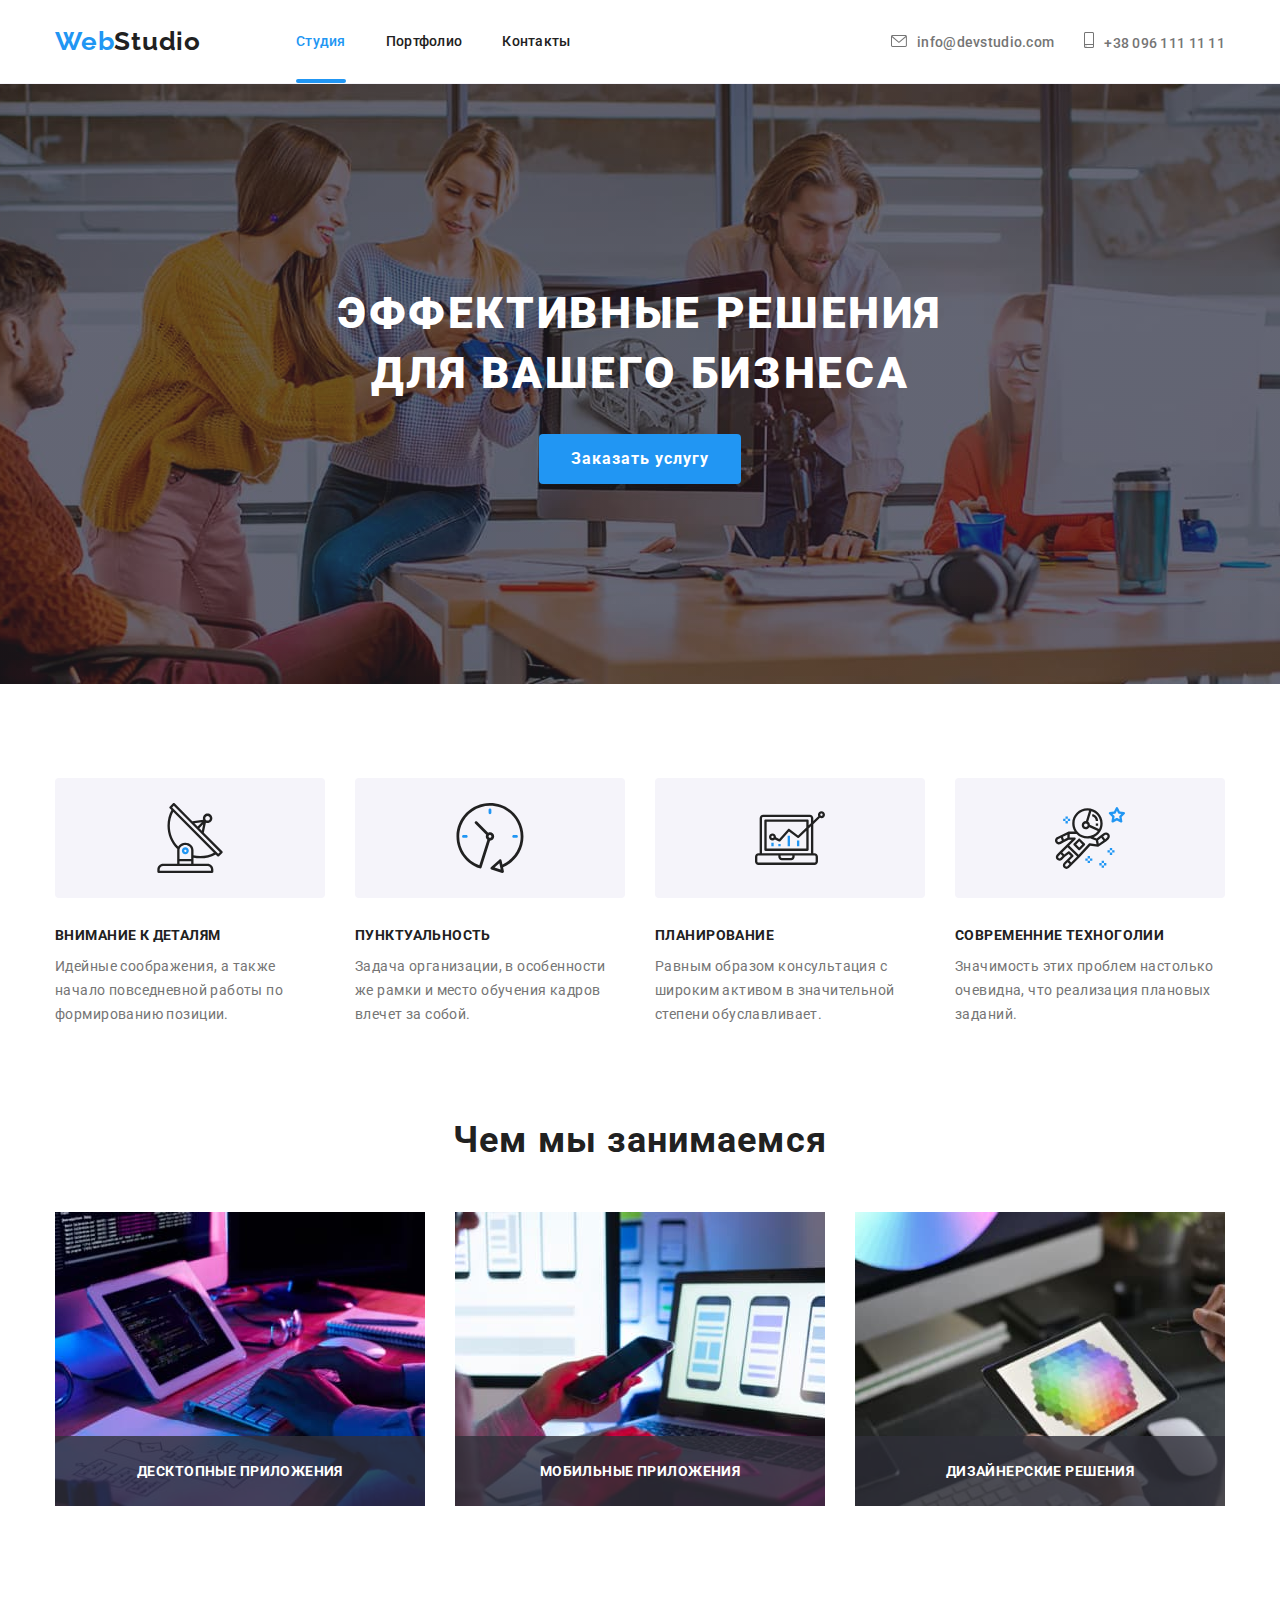
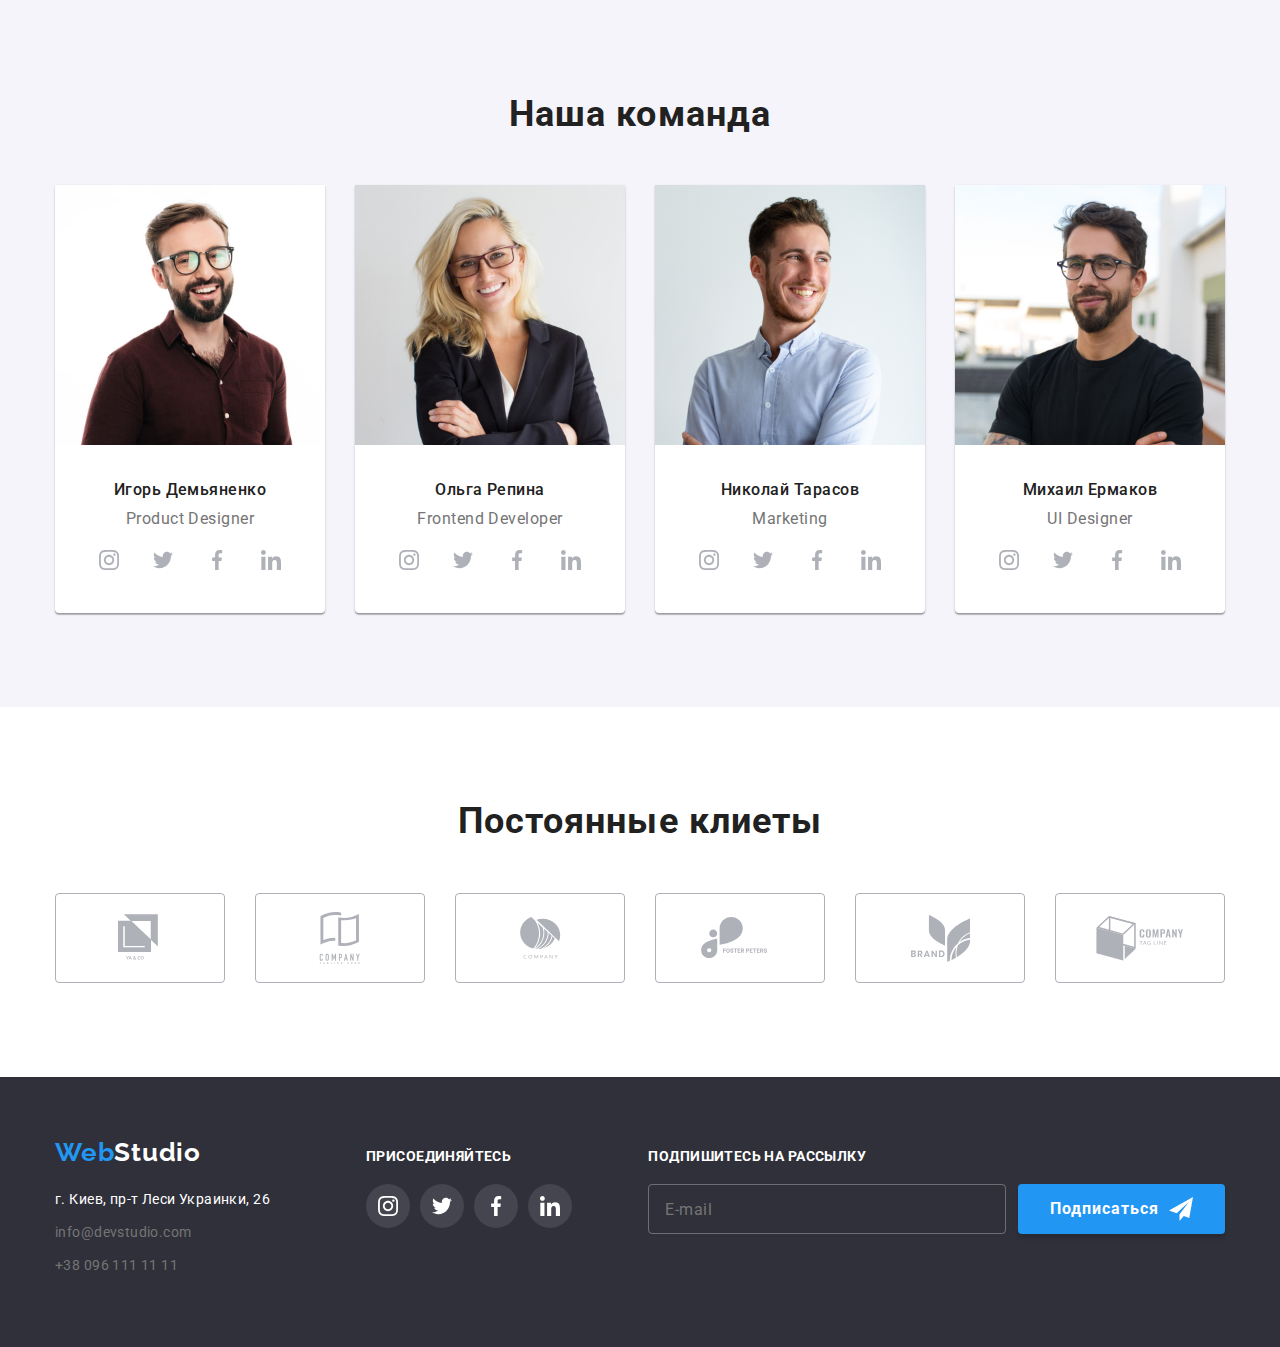
<file: index.html>
<!DOCTYPE html>
<html lang="ru">
  <head>
    <meta charset="UTF-8" />
    <meta name="viewport" content="width=device-width, initial-scale=1.0" />
    <title>WebStudio</title>
    <link rel="stylesheet" href="https://cdnjs.cloudflare.com/ajax/libs/modern-normalize/1.0.0/modern-normalize.min.css">
    <link rel="preconnect" href="https://fonts.gstatic.com"> 
    <link rel="preconnect" href="https://fonts.gstatic.com"> 
    <link href="https://fonts.googleapis.com/css2?family=Raleway:wght@700&family=Roboto:wght@400;500;700;900&display=swap" rel="stylesheet">
    <link rel="stylesheet" href="./css/styles.css">
  </head>

  <body>
    <!--Шапка сайта-->
    <header class="page-header">
      <div class="head">
        <nav class="navigation">
        <a class="logo-blue" href="./index.html">Web<span class="logo-black">Studio</span>
        </a>
            <ul class="site-nav">
              <li class="item">
                <a class="header-link current" href="./index.html">Студия</a>
              </li>
              <li class="item">
                <a class="header-link" href="./portfolio.html">Портфолио</a>
              </li>                
              <li class="item">
                <a class="header-link" href="#">Контакты</a>
              </li>
            </ul>
        </nav>

        <ul class="adrress-header">
            <li class="mail-link"><a class="adrress" href="mailto:info@example.com">
              <svg class="mail-svg" width="16px" height="12px">
                <use href="./images/symbol-defs.svg#envelope-2"></use>
              </svg>info@devstudio.com</a></li>
            <li class="mail-link"><a class="adrress" href="tel:+380991111111">
              <svg class="phone-svg" width="10" height="16">
                <use href="./images/symbol-defs.svg#smartphone"></use>
              </svg>+38 096 111 11 11</a></li>
        </ul>
      </div>
    </header>

    <main>

      <!--Герой-->
        <section class="hero">
          <div class="overlay">
            <div class="heading-container">
            <h1 class="hero-title">Эффективные решения для вашего бизнеса</h1>
            <button type="button" class="button" data-open-modal>Заказать услугу</button>
            </div>
        </div>
        </section>
      

      <!--Наши преимущества-->
      <section class="section">
        <div class="container">
          <h2 class="visually-hidden">Наши особенности</h2>
            <ul class="feature-list">
              <li class="feature-benefits icon-antenna">
                <div class="feature-svg">
                  <svg class="item-svg">
                    <use href="./images/symbol-defs.svg#antenna"></use>
                  </svg>
                </div>
                <h3 class="title">Внимание к деталям</h3>
                <p class="feature-list-description">
                Идейные соображения, а также начало повседневной работы по
                  формированию позиции.
                </p>
            </li>
            <li class="feature-benefits icon-clock">
              <div class="feature-svg">
                <svg class="item-svg">
                  <use href="./images/symbol-defs.svg#clock"></use>
                </svg>
              </div>
              <h3 class="title">Пунктуальность</h3>
              <p class="feature-list-description">
                Задача организации, в особенности же рамки и место обучения кадров
                влечет за собой.
              </p>
            </li>
            <li class="feature-benefits icon-diagrama">
              <div class="feature-svg">
                <svg class="item-svg">
                  <use href="./images/symbol-defs.svg#diagram"></use>
                </svg>
              </div>
              <h3 class="title">Планирование</h3>
              <p class="feature-list-description">
                Равным образом консультация с широким активом в значительной
                степени обуславливает.
              </p>
            </li>
            <li class="feature-benefits icon-astronaut">
              <div class="feature-svg">
                <svg class="item-svg">
                  <use href="./images/symbol-defs.svg#astronaut"></use>
                </svg>
              </div>
              <h3 class="title">Современние техноголии</h3>
              <p class="feature-list-description">
                Значимость этих проблем настолько очевидна, что реализация
                плановых заданий.
              </p>
            </li>
          </ul>
        </div>
      </section>

      <!--Чем мы занимаемся-->
      <section class="employment-section">
        <div class="container">
          <h2 class="employment-title">Чем мы занимаемся</h2>
          <ul class="employment">
            <li class="item">
              <div class="product-overlay">
                <img
                  src="./images/programer-working-his-desk-office.jpg"
                  alt="Фото програмиста работаючего в офисе"
                  width="370"
                />
                <div class="employment-overlay">
                <p class="employment-text">
                  Десктопные приложения
                </p>
                </div>
              </div>
            </li>
            <li class="item">
              <div class="product-overlay">
                <img
                  src="./images/designers-are-developing-application-smartphones.jpg"
                  alt="Фото разроботки интерфейса для приложения"
                  width="370"
                />
                <div class="employment-overlay">
                  <p class="employment-text">
                    Мобильные приложения
                  </p>
                </div>
              </div>
            </li>
            <li class="item">
              <div class="product-overlay">
                <img 
                src="./images/creative-artist-web-design-with-working-colour.jpg" 
                alt="Фото дизайнера подбирающего цвета на планшете" width="370"
                />
                <div class="employment-overlay">
                  <p class="employment-text">
                    Дизайнерские решения
                  </p>
                </div>
              </div>
            </li>
          </ul>
        </div>
      </section>

      <!--Наша команда-->
      <section class="team-section section">
        <div class="container">
          <h2 class="team-heading">Наша команда</h2>
            <ul class="team-list">
              <li class="team-card">
                <img class="card-face" src="./images/Igor.jpg"
                alt="Игорь Демьяненко" width="270"
                /> 
                <h3 class="person">Игорь Демьяненко</h3>
                <p class="duties">Product Designer</p>
                <ul class="social">
                  <li class="distance">
                  <a class="master-icon" href="https://www.instagram.com">
                    <svg class="icon-social" width="20px" height="20px"><use href="./images/symbol-defs.svg#instagram"></use>
                    </svg>
                </a>
                </li>
                <li class="distance">
                  <a class="master-icon" href="https://twitter.com">
                    <svg class="icon-social" width="20px" height="20px"><use href="./images/symbol-defs.svg#twitter"></use>
                    </svg>
                </a>
                </li>
                <li class="distance">
                  <a class="master-icon" href="https://www.facebook.com">
                    <svg class="icon-social" width="20px" height="20px"><use href="./images/symbol-defs.svg#facebook"></use>
                    </svg>
                </a>
                </li>
                <li class="distance">
                  <a class="master-icon" href="https://www.linkedin.com">
                    <svg class="icon-social" width="20px" height="20px"><use href="./images/symbol-defs.svg#linkedin"></use>
                    </svg>
                </a>
                </li>
                </ul>
              </li>
              <li class="team-card">
                <img class="card-face" src="./images/Olga.jpg"
                alt="Ольга Репина" width="270"
                /> 
                <h3 class="person">Ольга Репина</h3>
                <p class="duties">Frontend Developer</p>
                <ul class="social">
                  <li class="distance">
                  <a class="master-icon" href="https://www.instagram.com">
                    <svg class="icon-social" width="20px" height="20px"><use href="./images/symbol-defs.svg#instagram"></use>
                    </svg>
                </a>
                </li>
                <li class="distance">
                  <a class="master-icon" href="https://twitter.com">
                    <svg class="icon-social" width="20px" height="20px"><use href="./images/symbol-defs.svg#twitter"></use>
                    </svg>
                </a>
                </li>
                <li class="distance">
                  <a class="master-icon" href="https://www.facebook.com">
                    <svg class="icon-social" width="20px" height="20px"><use href="./images/symbol-defs.svg#facebook"></use>
                    </svg>
                </a>
                </li>
                <li class="distancer">
                  <a class="master-icon" href="https://www.linkedin.com">
                    <svg class="icon-social" width="20px" height="20px"><use href="./images/symbol-defs.svg#linkedin"></use>
                    </svg>
                </a>
                </li>
                </ul>
              </li>
              <li class="team-card"> 
                <img class="card-face" src="./images/Nikolay.jpg"
                alt="Николай Тарасов" width="270"
                /> 
                <h3 class="person">Николай Тарасов</h3>
                <p class="duties">Marketing</p>
                <ul class="social">
                  <li class="distance">
                  <a class="master-icon" href="https://www.instagram.com">
                    <svg class="icon-social" width="20px" height="20px"><use href="./images/symbol-defs.svg#instagram"></use>
                    </svg>
                </a>
                </li>
                <li class="distance">
                  <a class="master-icon" href="https://twitter.com">
                    <svg class="icon-social" width="20px" height="20px"><use href="./images/symbol-defs.svg#twitter"></use>
                    </svg>
                </a>
                </li>
                <li class="distance">
                  <a class="master-icon" href="https://www.facebook.com">
                    <svg class="icon-social" width="20px" height="20px"><use href="./images/symbol-defs.svg#facebook"></use>
                    </svg>
                </a>
                </li>
                <li class="distance">
                  <a class="master-icon" href="https://www.linkedin.com">
                    <svg class="icon-social" width="20px" height="20px"><use href="./images/symbol-defs.svg#linkedin"></use>
                    </svg>
                </a>
                </li>
                </ul>
              </li>
              <li class="team-card">
                <img class="card-face" src="./images/Mikhail.jpg"
                alt="Михаил Ермаков" width="270"
                /> 
                <h3 class="person">Михаил Ермаков</h3>
                <p class="duties">UI Designer</p>
                <ul class="social">
                  <li class="distance">
                  <a class="master-icon" href="https://www.instagram.com">
                    <svg class="icon-social" width="20px" height="20px"><use href="./images/symbol-defs.svg#instagram"></use>
                    </svg>
                </a>
                </li>
                <li class="distance">
                  <a class="master-icon" href="https://twitter.com">
                    <svg class="icon-social" width="20px" height="20px"><use href="./images/symbol-defs.svg#twitter"></use>
                    </svg>
                </a>
                </li>
                <li class="distance">
                  <a class="master-icon" href="https://www.facebook.com">
                    <svg class="icon-social" width="20px" height="20px"><use href="./images/symbol-defs.svg#facebook"></use>
                    </svg>
                </a>
                </li>
                <li class="distance">
                  <a class="master-icon" href="https://www.linkedin.com">
                    <svg class="icon-social" width="20px" height="20px"><use href="./images/symbol-defs.svg#linkedin"></use>
                    </svg>
                </a>
                </li>
                </ul>
              </li>
            </ul>
          </div>
      </section>

      <!--Постоянные клиенты-->
      <section class="client">
        <div class="container">
          <h2 class="client-heading">Постоянные клиеты</h2>
          <ul class="client-icon list">
            <li class="client-container">
              <a class="client-link" href="">
                <svg class="client-svg1" width="44" height="49">
                  <use href="./images/symbol-defs.svg#logo-1" ></use>
                </svg>
              </a>
            </li>
            <li class="client-container">
              <a class="client-link" href="">
                <svg class="client-svg1" width="44" height="52">
                  <use href="./images/symbol-defs.svg#logo-2" ></use>
                </svg>
              </a></li>
            <li class="client-container">
              <a class="client-link" href="">
                <svg class="client-svg1" width="41" height="42">
                  <use href="./images/symbol-defs.svg#logo-3" ></use>
                </svg>
              </a></li>
            <li class="client-container">
              <a class="client-link" href="">
                <svg class="client-svg1" width="79" height="42">
                  <use href="./images/symbol-defs.svg#logo-4" ></use>
                </svg>
              </a></li>
            <li class="client-container">
              <a class="client-link" href="">
                <svg class="client-svg1" width="59" height="47">
                  <use href="./images/symbol-defs.svg#logo-5" ></use>
                </svg>
              </a></li>
              <li class="client-container">
                <a class="client-link" href="">
                  <svg class="client-svg1" width="88" height="45">
                    <use href="./images/symbol-defs.svg#logo-6" ></use>
                  </svg>
                </a></li>
          </ul>
        </div>
      </section>
    </main>

    <!--Футер-->
    <footer class="footer">
      <div class="container position">
        <div>
            <a href="./index.html" class="logo-blue">Web<span class="logo-white">Studio</span></a>
            <address class="adrress-post">
              г. Киев, пр-т Леси Украинки, 26
              </address>
            <ul class="adrress-footer">
              <li class="adrress-item">
                <a href="mailto:info@example.com" class="adrress">info@devstudio.com</a>
              </li>
              <li>
                <a href="tel:+380991111111" class="adrress">+38 096 111 11 11</a>
              </li>
            </ul>
        </div>
        <div class="socials-footer">
          <p class="footer-apendix">Присоединяйтесь</p>
          <ul class="socials-link svg-list">
            <li class="roster"><a class="master-social" href="https://www.instagram.com">
              <svg class="icon-social" width="20px" height="20px"><use href="./images/symbol-defs.svg#instagram"></use>
              </svg>
            </a>
            </li>
            <li class="roster"><a class="master-social" href="https://twitter.com">
              <svg class="icon-social" width="20px" height="20px"><use href="./images/symbol-defs.svg#twitter"></use>
              </svg>
            </a>
          </li>
            <li class="roster"><a class="master-social" href="https://www.facebook.com">
              <svg class="icon-social" width="20px" height="20px"><use href="./images/symbol-defs.svg#facebook"></use>
              </svg>
            </a>
          </li>
            <li class="roster"><a class="master-social" href="https://www.linkedin.com">
              <svg class="icon-social" width="20px" height="20px"><use href="./images/symbol-defs.svg#linkedin"></use>
              </svg>
            </a>
          </li>
          </ul>
        </div>
        
        <!--Блок підпишись-->

  <div class="subscribe-container">     
      <form>
        <label class="subscribe-lable" for="subscribe-input">Подпишитесь на рассылку</label>
        <div class="subscribe-form">
        <input class="subscribe-input" type="email" name="subscribe-email" id="subscribe-input" placeholder="E-mail" required/>
        <button class="subscribe-button" type="submit">Подписаться
          <span class="subscribe-icon"><svg width="24px" height="24px"><use href="./images/symbol-defs.svg#icon-send"></use></svg></span>
        </button>
      </div> 
      </form>
    </div>
  
      </div>

    </footer>

    <div class="backdrop is-hidden" data-backdrop>
      <div class="modal-window">
        <button class="modal-close-buttom" data-close-modal>
          <svg class="icon-modal-close" width="18px" height="18px"><use href="./images/symbol-defs.svg#close-black"></use>
          </svg>
        </button>

 <!--Розмітка модалки-->
      <div>
        <p class="modal-title">Оставьте свои данные, мы вам перезвоним</p>
      </div>
      <form class="form">  
         
          <label class="form-field">
            <span class="label-field">Имя</span>
            <input type="text" class="form-input" name="name"/>
            <svg class="input-icon" width="18px" height="18px"><use href="./images/symbol-defs.svg#person-black"></use></svg>
          </label>

          <label class="form-field">
            <span class="label-field">Телефон</span>
            <input type="tel" class="form-input" name="tel"/>
            <svg class="input-icon" width="18px" height="18px"><use href="./images/symbol-defs.svg#phone-black"></use></svg>
          </label>

          <label class="form-field">
            <span class="label-field">Почта</span> 
            <input type="email" class="form-input" name="mail"/>
            <svg class="input-icon" width="18px" height="18px"><use href="./images/symbol-defs.svg#email-black"></use></svg>
          </label>

        
          <label class="form-coment">
            <span class="label-field">Коментарий</span>
          <textarea class="input-comment" name="comment" rows="10" placeholder="Введите текст"></textarea>
          </label>

          <label class="checkbox-field">
            <input class="checkbox" type="checkbox" name="policy" value="agreement"/>
            <span class="checkbox-icon"></span>
            <span class="label-chekbox">Соглашаюсь с рассылкой и принимаю 
              <a href="" class="ageement-link">Условия договора</a></span>
          </label>
      </form>

        <div class="submit-button-position">
          <button class="submit-button" type="submit">Отправить</button></div>
        </div>

     

<!--Скріпт для автоматичного підгону хедера та відкривання модалки-->
    <script>
      const { height: pageHeaderHeight } = document
        .querySelector(".page-header")
        .getBoundingClientRect();

      const refs = {
        openModalBtn: document.querySelector('[data-open-modal]'),
        closeModalBtn: document.querySelector('[data-close-modal]'),
        backdrop: document.querySelector('[data-backdrop]'),
      };

      refs.openModalBtn.addEventListener('click', toggleModal);
      refs.closeModalBtn.addEventListener('click', toggleModal);

      refs.backdrop.addEventListener('click', logBackdropClick);

      function toggleModal() {
        refs.backdrop.classList.toggle('is-hidden');
      }

      function logBackdropClick() {
        console.log('Это клик в бекдроп');
      }

      (() => {
        document
          .querySelector('.js-speaker-form')
          .addEventListener('submit', e => {
            e.preventDefault();

            new FormData(e.currentTarget).forEach((value, name) =>
              console.log(`${name}: ${value}`),
            );

            e.currentTarget.reset();
          });
      })();
    </script>
  </body>
</html>
</file>
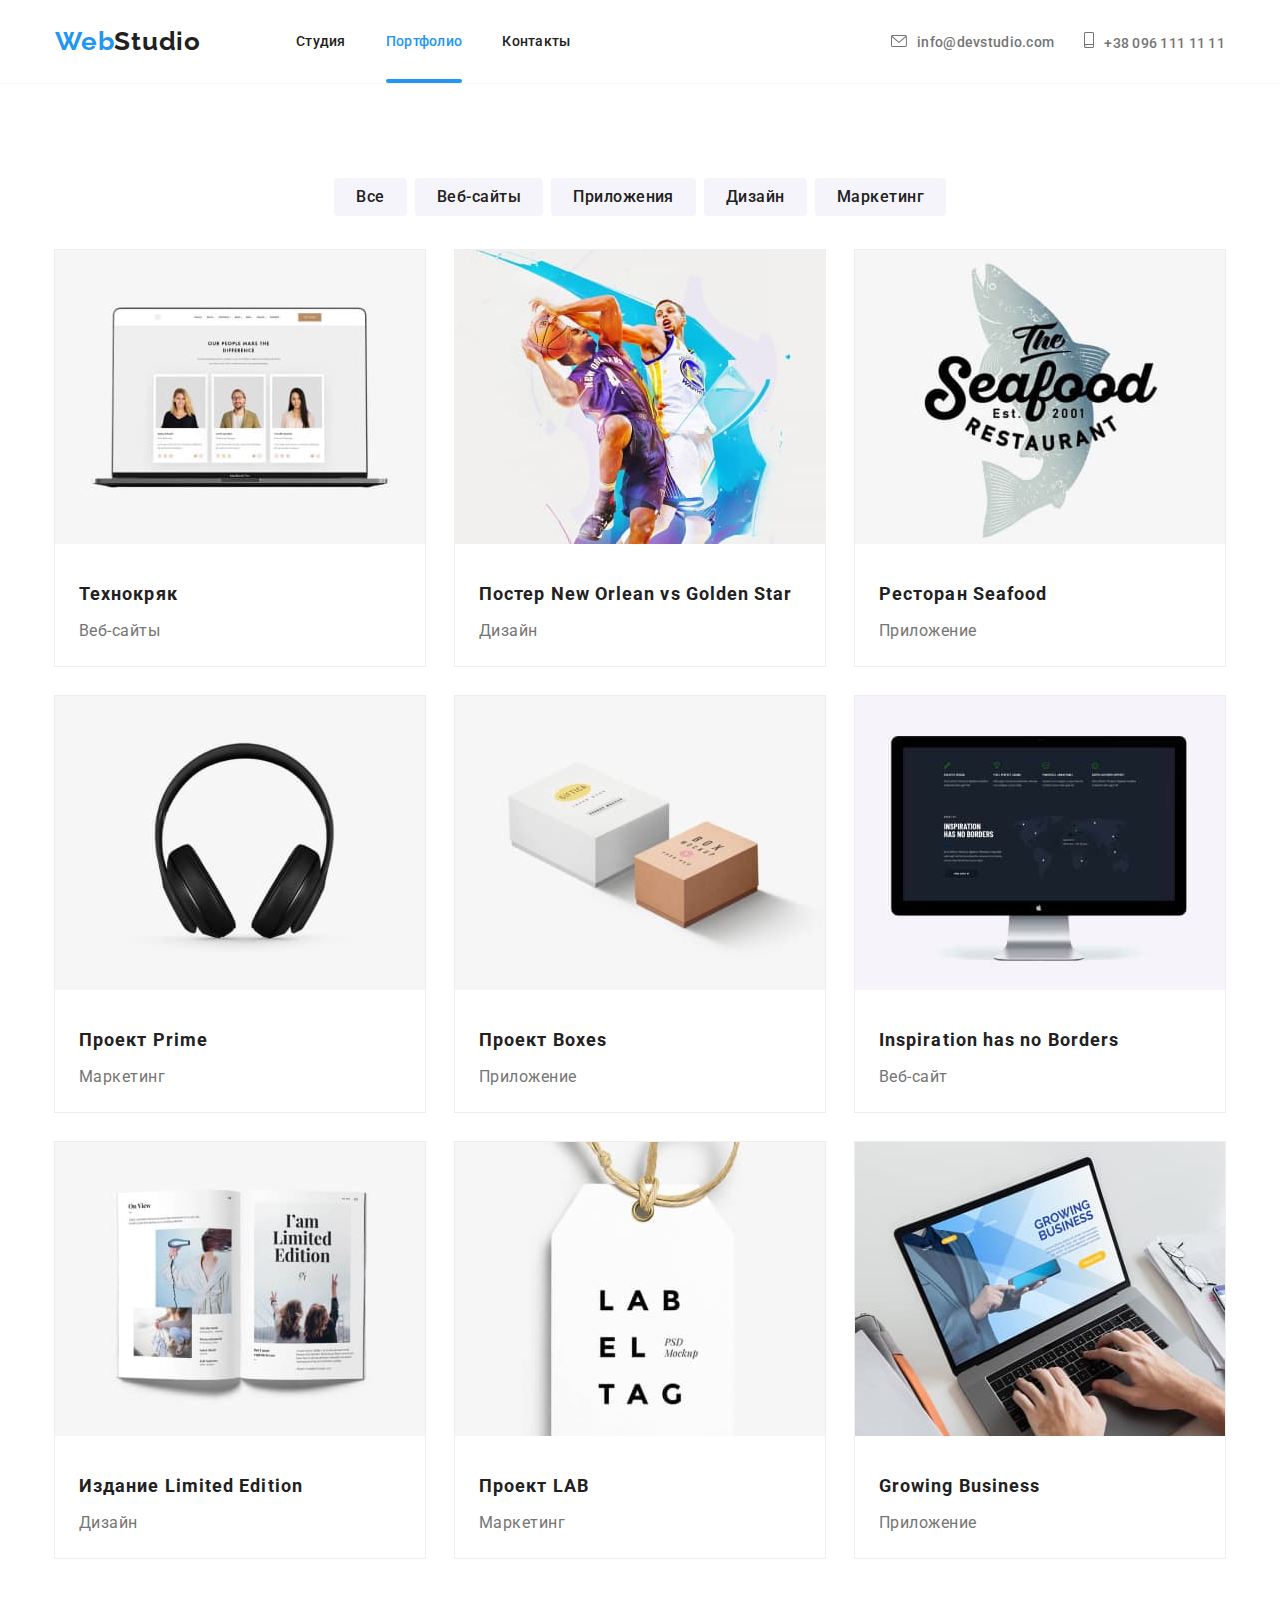
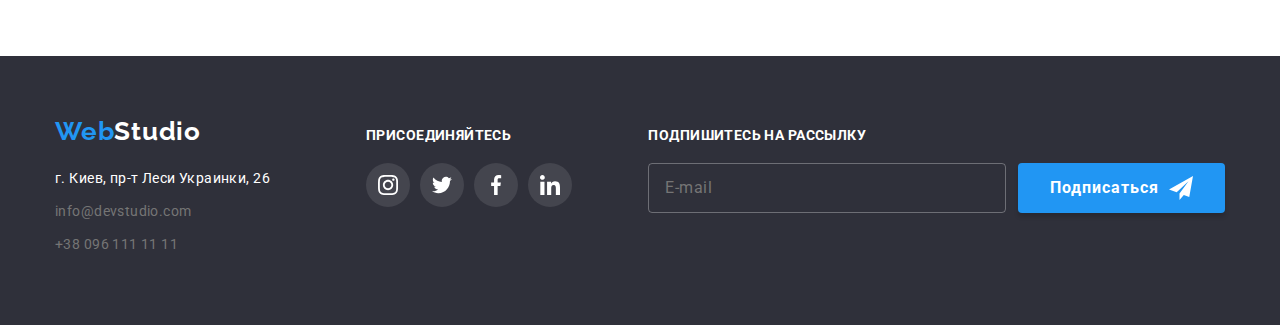
<file: portfolio.html>
<!DOCTYPE html>
<html lang="ru">
  <head>
    <meta charset="UTF-8" />
    <meta name="viewport" content="width=device-width, initial-scale=1.0" />
    <title>WebStudio</title>
    <link rel="stylesheet" href="https://cdnjs.cloudflare.com/ajax/libs/modern-normalize/1.0.0/modern-normalize.min.css">
    <link rel="preconnect" href="https://fonts.gstatic.com"> 
    <link rel="preconnect" href="https://fonts.gstatic.com"> 
    <link href="https://fonts.googleapis.com/css2?family=Raleway:wght@700&family=Roboto:wght@400;500;700;900&display=swap" rel="stylesheet">
    <link rel="stylesheet" href="./css/styles.css">
  </head>

  <body>
    <!--Шапка сайта-->
    <header class="page-header">
      <div class="head">
        <nav class="navigation">
          <a class="logo-blue" href="./index.html">Web<span class="logo-black">Studio</span>
          </a>
            <ul class="site-nav">
              <li class="item"><a class="header-link" href="./index.html">Студия</a></li>
              <li class="item"><a class="header-link current" href="./portfolio.html">Портфолио</a></li>
              <li class="item"><a class="header-link" href="#">Контакты</a></li>
          </ul>
        </nav>

        <ul class="adrress-header">
          <li class="mail-link"><a class="adrress" href="mailto:info@example.com">
            <svg class="mail-svg" width="16px" height="12px">
              <use href="./images/symbol-defs.svg#envelope-2"></use>
            </svg>info@devstudio.com</a></li>
          <li class="mail-link"><a class="adrress" href="tel:+380991111111">
            <svg class="phone-svg" width="10" height="16">
              <use href="./images/symbol-defs.svg#smartphone"></use>
            </svg>+38 096 111 11 11</a></li>
      </ul>
      </div>
    </header>

    <main>

      <!--Кнопки-->
      <section class="portfolio">
          <h2 class="visually-hidden">Портфоліо</h2>
            <ul class="filter-item">
              <li class="filter-list">
                <button type="button" class="filter-btn">Все</button>
              </li>
              <li class="filter-list">
                <button type="button" class="filter-btn">Веб-сайты</button>
              </li>
              <li class="filter-list">
                <button type="button" class="filter-btn">Приложения</button>
              </li>
              <li class="filter-list">
                <button type="button" class="filter-btn">Дизайн</button>
              </li>
              <li class="filter-list">
                <button type="button" class="filter-btn">Маркетинг</button>
              </li>
            </ul>
        

      <!--Все предложения в портфолио-->
        <div class="joboffer">
          <ul class="offers-list">
            <li class="item">
              <a class="offers-item-link" href="#">
                <div class="master-photo">
                  <img src="./images/Laptop.jpg" alt="открытый ноутбук">
                   <div class="portfolio-overlay">
                    <p class="paragraf-text">
                      Технокряк это современная площадка распространения коронавируса.
                      Компании используют эту платформу для цифрового шпионажа и атак 
                      на защищённые сервера конкурентов. 
                    </p>
                  </div>
                </div>   
              <div class="offers-info">
                  <h3 class="offers-list">Технокряк</h3>
                  <p class="heading">Веб-сайты</p>
              </div>
            </a>
            </li>
            <li class="item">
              <a class="offers-item-link" href="#">
                <div class="master-photo">
                  <img src="./images/Bascketball.jpg" alt="прижок баскетболистов">
                    <div class="portfolio-overlay">
                      <p class="paragraf-text">
                        Технокряк это современная площадка распространения коронавируса.
                        Компании используют эту платформу для цифрового шпионажа и атак 
                        на защищённые сервера конкурентов. 
                      </p>
                  </div> 
                </div>    
              <div class="offers-info">
                <h3 class="offers-list">Постер New Orlean vs Golden Star</h3>
                <p class="heading">Дизайн</p>
            </div>
            </a>
          </li>
          <li class="item">
            <a class="offers-item-link" href="#">
              <div class="master-photo">
                <img src="./images/Fish.jpg" alt="логотип ресторана">
                  <div class="portfolio-overlay">
                    <p class="paragraf-text">
                      Технокряк это современная площадка распространения коронавируса.
                      Компании используют эту платформу для цифрового шпионажа и атак 
                      на защищённые сервера конкурентов. 
                    </p>
                  </div>
              </div>
            <div class="offers-info">
              <h3 class="offers-list">Ресторан Seafood</h3>
              <p class="heading">Приложение</p>
            </div>  
          </a>
          </li>
          <li class="item">
            <a class="offers-item-link" href="#">
            <div class="master-photo">
              <img src="./images/Headphone.jpg" alt="наушники">
                <div class="portfolio-overlay">
                  <p class="paragraf-text">
                    Технокряк это современная площадка распространения коронавируса.
                    Компании используют эту платформу для цифрового шпионажа и атак 
                    на защищённые сервера конкурентов. 
                  </p>
                </div>
            </div>
            <div class="offers-info">
              <h3 class="offers-list">Проект Prime</h3>
              <p class="heading">Маркетинг</p>
            </div>
            </a>
          </li>
          <li class="item">
            <a class="offers-item-link" href="#">
            <div class="master-photo">
              <img src="./images/Boxes.jpg" alt="две коробочки">
                <div class="portfolio-overlay">
                  <p class="paragraf-text">
                    Технокряк это современная площадка распространения коронавируса.
                    Компании используют эту платформу для цифрового шпионажа и атак 
                    на защищённые сервера конкурентов. 
                  </p>
              </div>
            </div> 
            <div class="offers-info">
              <h3 class="offers-list">Проект Boxes</h3>
              <p class="heading">Приложение</p>
            </div>
            </a>
          </li>
          <li class="item">
            <a class="offers-item-link" href="#">
              <div class="master-photo">
                <img src="./images/Monitor.jpg" alt="аймак">
                  <div class="portfolio-overlay">
                    <p class="paragraf-text">
                    Технокряк это современная площадка распространения коронавируса.
                    Компании используют эту платформу для цифрового шпионажа и атак 
                    на защищённые сервера конкурентов. 
                    </p>
                  </div>
              </div>
            <div class="offers-info">
              <h3 class="offers-list">Inspiration has no Borders</h3>
              <p class="heading">Веб-сайт</p>
            </div>  
          </a>
          </li>
          <li class="item">
            <a class="offers-item-link" href="#">
              <div class="master-photo">
                <img src="./images/Book.jpg" alt="открытая книга">
                  <div class="portfolio-overlay">
                    <p class="paragraf-text">
                      Технокряк это современная площадка распространения коронавируса.
                      Компании используют эту платформу для цифрового шпионажа и атак 
                      на защищённые сервера конкурентов. 
                    </p>
                  </div>
              </div>
            <div class="offers-info"> 
              <h3 class="offers-list">Издание Limited Edition</h3>
              <p class="heading">Дизайн</p>
            </div>  
          </a>
          </li>
          <li class="item">
            <a class="offers-item-link" href="#">
              <div class="master-photo">
                <img src="./images/Label.jpg" alt="етикетка с логотипом">
                  <div class="portfolio-overlay">
                    <p class="paragraf-text">
                      Технокряк это современная площадка распространения коронавируса.
                      Компании используют эту платформу для цифрового шпионажа и атак 
                      на защищённые сервера конкурентов. 
                    </p>
                  </div>
              </div>
            <div class="offers-info">
              <h3 class="offers-list">Проект LAB</h3>
              <p class="heading">Маркетинг</p>
            </div>
            </a>
          </li>
          <li class="item">
            <a class="offers-item-link" href="#">
              <div class="master-photo">
                <img src="./images/LaptopHands.jpg" alt="руки на ноутбуке">
                  <div class="portfolio-overlay">
                    <p class="paragraf-text">
                      Технокряк это современная площадка распространения коронавируса.
                      Компании используют эту платформу для цифрового шпионажа и атак 
                      на защищённые сервера конкурентов. 
                    </p> 
                </div>
              </div> 
            <div class="offers-info">
              <h3 class="offers-list">Growing Business</h3>
              <p class="heading">Приложение</p>
            </div>  
          </a>
          </li>
        </ul>
      </div>
      </section>
    </main>

    <!--Футер-->
    <footer class="footer">
      <div class="container position">
        <div>
            <a href="./index.html" class="logo-blue">Web<span class="logo-white">Studio</span></a>
            <address class="adrress-post">
              г. Киев, пр-т Леси Украинки, 26
              </address>
            <ul class="adrress-footer">
              <li class="adrress-item">
                <a href="mailto:info@example.com" class="adrress">info@devstudio.com</a>
              </li>
              <li>
                <a href="tel:+380991111111" class="adrress">+38 096 111 11 11</a>
              </li>
            </ul>
        </div>
        <div class="socials-footer">
          <p class="footer-apendix">Присоединяйтесь</p>
          <ul class="socials-link svg-list">
            <li class="roster"><a class="master-social" href="https://www.instagram.com">
              <svg class="icon-social" width="20px" height="20px"><use href="./images/symbol-defs.svg#instagram"></use>
              </svg>
            </a>
            </li>
            <li class="roster"><a class="master-social" href="https://twitter.com">
              <svg class="icon-social" width="20px" height="20px"><use href="./images/symbol-defs.svg#twitter"></use>
              </svg>
            </a>
          </li>
            <li class="roster"><a class="master-social" href="https://www.facebook.com">
              <svg class="icon-social" width="20px" height="20px"><use href="./images/symbol-defs.svg#facebook"></use>
              </svg>
            </a>
          </li>
            <li class="roster"><a class="master-social" href="https://www.linkedin.com">
              <svg class="icon-social" width="20px" height="20px"><use href="./images/symbol-defs.svg#linkedin"></use>
              </svg>
            </a>
          </li>
          </ul>
        </div>

         <!--Блок підпишись-->

  <div class="subscribe-container">     
    <form>
      <label class="subscribe-lable" for="subscribe-input">Подпишитесь на рассылку</label>
      <div class="subscribe-form">
      <input class="subscribe-input" type="email" name="subscribe-email" id="subscribe-input" placeholder="E-mail" required/>
      <button class="subscribe-button" type="submit">Подписаться
        <span class="subscribe-icon"><svg width="24px" height="24px"><use href="./images/symbol-defs.svg#icon-send"></use></svg></span>
      </button>
    </div> 
    </form>
  </div>
  
      </div>
      
    </footer>
  </body>
</html>
</file>
<file: css/styles.css>
:root {
    --primary-text-color: #757575;
    --title-text-color:  #212121;
    --accent-color: #2196F3;
    --accent-color-card: rgba(33, 150, 243, 0.9);
    --hero-text-color: #FFFFFF;
    --transparent-color: rgba(255, 255, 255, 0.6);
    --icon-main-color:  #AFB1B8;

    --background-main-color: #E5E5E5; 
    --background-secondary-color: #F5F4FA;
    --background-hero-color: #C4C4C4;
    --background-hero-footer-color: #2F303A;
    --background-head-color: #FFFFFF;

    --animation-duration: 250ms;
    --animation-type: cubic-bezier(0.4, 0, 0.2, 1);
}          
        /* цвет основного текста (светло-серый)  #757575; */
        /* цвет вторичного текста (заголовки, ближе к черному) #212121; */
        /* цвет акцента #2196F3; */
        /* цвет текста героя и почтового адреса (белый) #FFFFFF; */
        /* цвет прозрачный (адрес) rgba(255, 255, 255, 0.6); */

        /* цвет фона основной (белее) #E5E5E5; */
        /* цвет фона вторичный (серее) #F5F4FA; */
        /* цвет фона героя и футера #2F303A */
        /* цвет фона в хедере (белый) #FFFFFF */

body {
    font-family: 'Roboto', sans-serif;

    color: var(--primary-text-color);
}

h1, 
h2, 
h3 {
    font-family: 'Roboto', sans-serif;
    font-weight: 900;
}

main {
    background-color: var(--background-main-color--);
}

a {
    text-decoration: none;
}

li {
    list-style: none;
}

h1, 
h2,
h3,
ul,
p {
    margin-top: 0;
    margin-bottom: 0;
    padding-left: 0;
}

/* Common */

.container {
    display: inline-flex;
    align-items: center;

    width: 1200px;
    padding: 0 15px;
	margin: 0 auto;
}


/* Header */

.page-header {
    width: 100%;
    top: 0;
    left: 0;
    z-index: 1;
    
    border-bottom: 1px solid var(--background-secondary-color);

    background-color: var(--background-head-color);
}

.head {
    display: flex;
    align-items: center;

    width: 1200px;
    padding: 0 15px;
    margin: 0 auto;
}

.mail-svg,
.phone-svg {
    margin-right: 10px;
}

.adrress:focus {
    fill: var(--accent-color)
}
    
/* Logo */

.logo-blue {
    margin-right: 95px;

    font-family: Raleway;
    font-weight: 700;
    font-size: 26px;
    line-height: 31px;
    letter-spacing: 0.03em;

    color: var(--accent-color);
}
.logo-black {
    color: var(--title-text-color);
}
.logo-white {
    color: var(--hero-text-color);
}

/* Site-nav */

.navigation {
    display: flex;
    align-items: center;
}

.site-nav {
    display: flex;
    align-items: center;
}

.site-nav > .item:not(:last-child) {
    margin-right: 40px;
}

.site-nav .header-link {
    display: inline;
    padding-top: 32px;
    padding-bottom: 32px;

    font-weight: 500;
    font-size: 14px;
    line-height: 1.14px;
    letter-spacing: 0.02em;

    color: var(--title-text-color);
}

.site-nav .header-link:hover,
.site-nav .header-link:focus{
    color: var(--accent-color);
}

.site-nav .header-link.current {
    color: var(--accent-color);
}

/* Оформлення підкреслення в хедері */

.header-link{
    position: relative;
    display: block;
    transition: color var(--animation-duration) var(--animation-type);
}

.header-link::after {
    content: '';

    position: absolute;
    bottom: -2px;
    left: 0;

    display: block;
    width: 100%;
    height: 4px;

    border-radius: 2px;
    background-color: var(--accent-color);
    opacity: 0;

    transition: opacity var(--animation-duration) var(--animation-type);
}
.current.header-link:after,
.header-link:hover:after {
    opacity: 1;
}

/* Adrress effect */

.adrress-header {

    display: flex;
    align-items: center;
    margin-left: auto;
}

.adrress{
    position: relative;
    display: block;
    transition: color var(--animation-duration) var(--animation-type);
}

.adrress::after {
    content: '';
    opacity: 0;
    transition: opacity var(--animation-duration) var(--animation-type);
}

.adrress:hover:after {
    opacity: 1;
}

.adrress-header .adrress,
.adrress-footer .adrress {
    fill: var(--primary-text-color);
    color: var(--primary-text-color);
}

.adrress-header .adrress {
    display: inline-block;
    padding: 32px 0;
    
    font-family: Roboto;
    font-weight: 500;
    font-size: 14px;
    line-height: 16px;
    letter-spacing: 0.02em;
}

.adrress-header .adrress:hover,
.adrress-header .adrress:focus,
.adrress-footer .adrress:hover,
.adrress-footer .adrress:focus{
    color: var(--accent-color);
    fill: currentColor;
}

.mail-link {
    margin-left: auto;
}

.mail-link:not(:last-child) { 
    margin-right: 30px;
}

.adrress-post {
    margin-top: 20px;
    margin-bottom: 9px;

    font-style: normal;
    font-weight: 400;
    font-size: 14px;
    line-height: 1.71;
    letter-spacing: 0.03em;

    color: var(--hero-text-color);
}

.adrress-footer {
    margin-bottom: 9px;

    font-style: normal;
    font-weight: 400;
    font-size: 14px;
    line-height: 1.71;
    letter-spacing: 0.03em;
}

/* Hero */

.hero {
    padding: 0;
    margin: 0 auto;
    text-align: center;

    background-color: var(--background-hero-color);
}

/* Ставить картинку на героя */

.overlay {
    max-width: 1600px;
    height: 600px;
    padding-top: 200px;
    padding-bottom: 200px;
    background-image: linear-gradient(
        to right,
        rgba(47, 48, 58, 0.4), 
        rgba(47, 48, 58, 0.4)
        ), url(../images/hero-image.jpg);
    background-size: cover;
    background-position: center;
    background-repeat: no-repeat;
    margin: 0 auto;
}

.hero-title {
    margin: 0 auto 30px;
    
    font-size: 44px;
    line-height: 1.36;
    letter-spacing: 0.06em;
    text-transform: uppercase;

    color: var(--hero-text-color);
}

.heading-container {
    width: 696px;
    height: 120px;
    margin: 0 auto;
}

/* Button */

.button {
    padding: 10px 32px;
    min-width: 200px;
    align-items: baseline;
    text-align: center; 
    
    font-weight: 700;
    font-size: 16px;
    line-height: 1.87;
    
    letter-spacing: 0.06em;
    cursor: pointer;
    border-radius: 4px;
    border: none;
    color: var(--hero-text-color); 
    background-color: var(--accent-color);
}

.button:hover,
.button:focus {
    box-shadow: 0px 4px 4px rgba(0, 0, 0, 0.15);
}

/* Section*/

.visually-hidden {
    position: absolute;
    width: 1px;
    height: 1px;
    margin: -1px;
    border: 0;
    padding: 0;
    
    white-space: nowrap;
    clip-path: inset(100%);
    clip: rect(0 0 0 0);
    overflow: hidden;
  }

.employment-title {
    margin-bottom: 50px;
    display: block;

    font-weight: 700;
    font-size: 36px;
    line-height: 1.16;
    text-align: center;
    letter-spacing: 0.03em;

    color: var(--title-text-color);
}

.title-description {
    font-weight: 400;
    font-size: 14px;
    line-height: 1.71;
    letter-spacing: 0.03em;
}

/* Feature-list */

.section {
    padding-top: 94px;
    padding-bottom: 94px;
} 

.feature-list {
    display: flex;
}

.feature-svg {
    display: flex;
    justify-content: center;
    margin-bottom: 30px;
    padding: 25px 0px;
    background-color: var(--background-secondary-color);
    border-radius: 4px;
}

.item-svg {
  
    width: 70px;
    height: 70px;
}
.feature-benefits:not(:nth-child(4n)) {
    margin-right: 30px;
}

.feature-benefits {
    width: calc((1170px - 90px) / 4);
}

.icon-benefits {
    display: flex;
    justify-content: center;
    align-items: center;
    
    background-color: var(--background-secondary-color);
}

.feature-list .title {
    margin-bottom: 10px;

    font-weight: 700;
    font-size: 14px;
    line-height: 1.14;
    letter-spacing: 0.03em;
    text-transform: uppercase;

    color: var(--title-text-color);
}

.feature-list-description {
    
    font-weight: 400;
    font-size: 14px;
    line-height: 24px;
    letter-spacing: 0.03em;
}

/* Employment */

.employment-section {
    padding-top: 0;
    padding-bottom: 94px;
}

.container {
    display: block;
}

.team-heading {
    display: block;
    margin-bottom: 50px;

    font-weight: 700;
    font-size: 36px;
    line-height: 1.16;
    text-align: center;
    letter-spacing: 0.03em;

    color: var(--title-text-color);
}

.employment {
    
    display: flex;
    justify-content: space-between;
}

.employment .item {
    position: relative;
    width: 370px;
}

.employment-overlay::before {
    position: absolute;
}

.employment-overlay {
    position: absolute;
    bottom: 0;
    width: 100%;
    height: 70px;
    display: flex;
    align-items: center;
    justify-content: center;
    color: var(--hero-text-color);
    background: rgba(47, 48, 58, 0.8);
}

.employment-text {
    font-family: Roboto;
    font-style: normal;
    font-weight: bold;
    font-size: 14px;
    line-height: 16px;
    text-align: center;
    letter-spacing: 0.03em;
    text-transform: uppercase;
}

.product-overlay {
    position: relative;
    display: flex;
}

/* Our-team */

.team-section {
    background-color: var(--background-secondary-color);
}

.team-list {
    display: flex;
    justify-content: space-between;
    border-radius: 0px;
}

.social .distance:not(:last-child) {
    margin-right: 10px;
}

.team-card {
    height: 428px;
    border-radius: 0px 0px 4px 4px;
    box-shadow: 
    0px 1px 3px rgba(0, 0, 0, 0.12), 
    0px 1px 1px rgba(0, 0, 0, 0.14), 
    0px 2px 1px rgba(0, 0, 0, 0.2);
    background-color: #ffffff;
    }

.card-face {
    margin-bottom: 30px;
}

.team-list .person {
    margin-bottom: 10px;

    font-weight: 500;
    font-size: 16px;
    line-height: 1.19;
    text-align: center;
    letter-spacing: 0.03em;

    color: var(--title-text-color);
}

.duties {
    margin-bottom: 10px;
    font-weight: normal;
    font-size: 16px;
    line-height: 1.19;
    text-align: center;
    letter-spacing: 0.03em;
}

.social {
    display: flex;
    justify-content: center;
}

.master-icon:focus,
.master-icon:hover {
    background-color: var(--accent-color);
    color: var(--hero-text-color);
}

.master-icon {
    display: inline-flex;
    justify-content: center;
    align-items: center;
    width: 44px;
    height: 44px;
    border-radius: 50%;

    background-color: #FFFFFF;
    color: var(--icon-main-color);

    transition: background-color var(--animation-duration) var(--animation-type)
}

.icon-social {
    fill: currentColor;
}
.position{
    display: flex;
    align-items: baseline;
}

/* Постоянные клиенты */

.client-heading {
    display: block;
    margin-top: 94px;
    margin-bottom: 50px;

    font-weight: 700;
    font-size: 36px;
    line-height: 1.16;
    text-align: center;
    letter-spacing: 0.03em;

    color: var(--title-text-color);
}

.client-icon {
    display: flex;
    justify-content: space-around;
    padding-bottom: 94px;
}

.list {
    list-style: none;
    padding-left: 0;
    padding-right: 0;
    margin-top: 0;
    margin-bottom: 0;
}

.client-container {
    width: 170px;
    height: 90px;
}

.client-container:not(:last-child) {
    margin-right: 30px;
}

.client-link:focus,
.client-link:hover {
    fill: var(--accent-color);
    border: 1px solid var(--accent-color);
}

.client-link {
    display: inline-flex;
    justify-content: center;
    align-items: center;
    width: 100%;
    height: 100%;
    border: 1px solid #afb1b8;
    border-radius: 4px;
    fill: var(--icon-main-color);
    
    transition: var(--animation-duration) var(--animation-type);
}

/* Футер */

.footer-apendix {
    margin-bottom: 20px;
}

.footer {
    padding-top: 60px;
    padding-bottom: 60px;
    background-color: var(--background-hero-footer-color);
}

.adrress-footer .adrress-item:not(:last-child) {
    margin-bottom: 9px;
    
}

.socials-footer {
    display: block;
    margin-left: 70px;
    align-items: center;
    font-style: normal;
    font-weight: 700;
    font-size: 14px;
    line-height: 16px;
    letter-spacing: 0.03em;
    text-transform: uppercase;

    color: var(--hero-text-color);
}

.master-social:hover,
.master-social:focus {
    background-color: var(--accent-color);
    color: var(--hero-text-color);
}

.socials-link {
    display: inline-flex;
    justify-content: center;
}

.socials-link .roster:not(:last-child) {
    margin-right: 10px;
}

.master-social {
    display: inline-flex;
    justify-content: center;
    align-items: center;
    width: 44px;
    height: 44px;
    border-radius: 50%;

    background-color: rgba(255, 255, 255, 0.1);
    color: var(--hero-text-color);

    transition: background-color var(--animation-duration) var(--animation-type)
}

                /* Стили для portfolio.html */

/* Butoons */

.portfolio {
    padding-top: 94px;
    padding-bottom: 94px;
}

.filter-item {
	display: flex;
	justify-content: center;
    margin-bottom: 34px;
}

.filter-list:not(:last-child) {
    margin-right: 8px;
}

.filter-btn{
    padding: 6px 22px;

    align-items: baseline;

    cursor: pointer;
    border-style: none;
    border-radius: 4px;
    min-width: 73px;

    font-weight: 500;
    font-size: 16px;
    line-height: 1.62;
    text-align: center;
    letter-spacing: 0.03em;

    color: var(--title-text-color);
    background-color: var(--background-secondary-color);

    transition: background-color var(--animation-duration) var(--animation-type);
}

.filter-btn:hover,
.filter-btn:focus{
    color: var(--hero-text-color);
    background-color: var(--accent-color-card);
    box-shadow: 0px 3px 1px rgba(0, 0, 0, 0.1),
                0px 1px 2px rgba(0, 0, 0, 0.08), 
                0px 2px 2px rgba(0, 0, 0, 0.12);
}

                /* All offers */
 
.joboffer {   
    width: 1200px;
    padding: 0 15px;
    margin: 0 auto;
}

.offers-list { 
    display: flex;
    flex-wrap: wrap;

    margin-bottom: 4px;

    font-weight: 700;
    font-size: 18px;
    line-height: 2;
    letter-spacing: 0.06em;

    color: var(--title-text-color);
} 

/* Оверлей та анімація для карток */

.master-photo {
    display: inline-block;
    position: relative;
    overflow: hidden;
}

.portfolio-overlay {
    position: absolute;
    width: 100%;
    height: 100%;
    left: 0;
    top: 0;

    background-color:var(--accent-color-card);

    transition: transform var(--animation-duration) var(--animation-type);

    transform: translateY(100%);
}

.item:hover .portfolio-overlay {
    transform: translateY(0);
}

.offers-item-link:focus .portfolio-overlay {
    transform: translateY(0);
}

.offers-list .item {
    width: 370px;

    outline: 1px solid #eeeeee;
    margin-right: 30px;
    margin-bottom: 30px;

    background-color: #fff;
}

.offers-list .item:nth-child(3n) {
    margin-right: 0;
}

.offers-list .item:nth-last-child(-n +3) {
    margin-bottom: 0;
}
.offers-list a,
.offers-list img {
    display: block;
}

.heading {
    font-weight: 400;
    font-size: 16px;
    line-height: 1.87;
    letter-spacing: 0.03em;

    color: var(--primary-text-color);
}    
.offers-item-link:focus,
.offers-item-link:hover {
    box-shadow: 0px 1px 1px rgba(0, 0, 0, 0.12), 
                0px 4px 4px rgba(0, 0, 0, 0.06), 
                1px 4px 6px rgba(0, 0, 0, 0.16);
}

.offers-item-link .offers-info {
    padding: 20px 24px;
}

/* Card text */

.paragraf-text {
    position: absolute;
    
    display: flex;

    color: var(--hero-text-color);
    width: 322px;
    height: 168px;
    top: 63px;
    right: 24px;
    bottom: 63px;
    left: 24px;

    font-weight: normal;
    font-size: 18px;
    line-height: 1.56;
    letter-spacing: 0.03em;
}

.master-photo:hover .paragraf-text,
.master-photo:focus .paragraf-text {
    opacity: 1;
}

/* Бекдроп для Студії */

.backdrop {
    position: fixed;
    top: 0;
    left: 0;
    width: 100%;
    height: 100%;
    background-color: rgba(0, 0, 0, 0.2);
}

.backdrop.is-hidden {
    opacity: 0;
    pointer-events: none;
}

.modal-window {
    box-sizing: border-box;
    width: 528px;
    position: absolute;
    top: 50%;
    left: 50%;
    transform: translate(-50%, -50%);
    padding: 40px;
    box-shadow: 0px 1px 3px rgba(0, 0, 0, 0.12), 0px 1px 1px rgba(0, 0, 0, 0.14), 0px 2px 1px rgba(0, 0, 0, 0.2);
    border-radius: 4px;
    background-color: var(--background-head-color);
}

.modal-close-buttom {
    position: absolute;

    top: 8px;
    right: 8px;
    height: 30px;
    width: 30px;

    border-radius: 50%;
    border: 1px solid rgba(0, 0, 0, 0.1);
    background-color: var(--background-head-color);
    
    display: flex;
    justify-content: center;
    align-items: center;

    transition: background-color var(--animation-duration) var(--animation-type);
}

.icon-modal-close {
    fill: currentColor;
}

.modal-close-buttom:focus,
.modal-close-buttom:hover {
    cursor: pointer;
    color: var(--accent-color);
    fill: var(--accent-color);
}

/* Розмітка модалки */

.modal-title {
    margin-bottom: 30px;

    font-weight: bold;
    font-size: 20px;
    line-height: 23px;
    text-align: center;
    letter-spacing: 0.03em;

    color: var(--title-text-color);
}

.submit-button {  
    justify-content: center;     
    text-align: center;
    min-width: 200px;
    
    padding: 10px 32px;
    
    font-weight: 700;
    font-size: 16px;
    line-height: 1.87;
    letter-spacing: 0.06em;

    cursor: pointer;
    border-radius: 4px;
    border: none;

    color: var(--hero-text-color); 
    background-color: var(--accent-color);
    box-shadow: 0px 4px 4px rgba(0, 0, 0, 0.15);
}

.submit-button-position {
    display: flex;
    justify-content: center;
}

.form-field {
    position: relative;
    display: flex;
    flex-direction: column;
    margin-bottom: 10px;

}

.form-lable {
    position: absolute;
    top: 50%;
    left: 15px;
    transform: translateY(-50%);
}

/* .form-field input { */

.form-input  {
    width: 100%;
    height: 40px;
    border: 1px solid rgba(33, 33, 33, 0.2);
    border-radius: 4px;

    transition: fill var(--animation-duration) var(--animation-type);
}

.form-coment {
    display: flex;
    flex-direction: column;
    margin-bottom: 20px;
    height: 120px;
}   

textarea {
    resize: none;
    border: 1px solid rgba(33, 33, 33, 0.2);
    border-radius: 4px;
}

.input-comment {
    padding: 12px 16px;
    font-size: 12px;
    line-height: 14px;
    letter-spacing: 0.01em;

    color: var(--title-text-color);
}

.label-field {
    margin-bottom: 4px;
    font-size: 12px;
    line-height: 1.2;
    color: var(--primary-text-color);
}

.checkbox-field {
    display: flex;
    justify-content: center;
    align-items: center;
    margin-bottom: 30px;
}

.checkbox-icon {
    display: inline-block;
    width: 18px;
    height: 18px;
    margin-right: 10px;
    border: 2px solid var(--title-text-color);
    border-radius: 2px;
}
.checkbox {
    position: absolute;
    width: 1px;
    height: 1px;
    margin: -1px;
    border: 0;
    padding: 0;
    
    white-space: nowrap;
    clip-path: inset(100%);
    clip: rect(0 0 0 0);
    overflow: hidden;
}

.checkbox:checked + .checkbox-icon {
    border-color: var(--accent-color);
    background-color: var(--accent-color);
    background-image: url(../images/full-check.svg);
    background-size: contain;
    background-origin: border-box;
}

.checkbox-field:focus-within>.checkbox-icon {
    border-color: var(--accent-color);
}

.ageement-link {
    font-size: 14px;
    line-height: 1.71;
    letter-spacing: 0.03em;
    text-decoration-line: underline;
    color: var(--accent-color);
}

.label-chekbox {
font-size: 14px;
line-height: 1.71;
letter-spacing: 0.03em;
}

.icon-modal-close {
    fill: currentColor;
}

.input-icon {
    position: absolute;
    display: inline-block;
    top: 50%;
    left: 10px;
}

.form-field:focus-within>.input-icon {
    fill: var(--accent-color);
}

/* Блок для підписки */

.subscribe-container {
    margin-left: auto;
    align-items: center;
}
.form {
    display: inline-block;
    width: 100%;
}

.subscribe-lable {
    margin-bottom: 20px;
    display: inline-block;
    font-weight: bold;
    font-size: 14px;
    line-height: 16px;
    letter-spacing: 0.03em;
    text-transform: uppercase;

    color: var(--hero-text-color);
}

.subscribe-form {
    display: flex;
}

.subscribe-input {
    width: 358px;
    height: 50px;
    border: 1px solid rgba(255, 255, 255, 0.3);
    box-sizing: border-box;
    padding-left: 16px;
    border-radius: 4px;

    background-color: transparent;
    color: var(--hero-text-color);

    transition-property: border;
    transition: transform var(--animation-duration);
}

.subscribe-button {
    display: flex;
    align-items: center;  
    justify-content: center;     
    text-align: center;
    min-width: 200px;

    padding: 10px 32px;
    margin-left: 12px;

    font-weight: 700;
    font-size: 16px;
    line-height: 1.87;
        
    letter-spacing: 0.06em;
    cursor: pointer;
    border-radius: 4px;
    border: none;
    color: var(--hero-text-color); 
    background-color: var(--accent-color);
    box-shadow: 0px 4px 4px rgba(0, 0, 0, 0.15);
    
    transition-timing-function: var(--animation-type); 
    transition: background-color var(--animation-duration) var(--animation-type);
    }

.subscribe-icon {
    display: inline-flex;
    align-items: center;
    justify-content: center;

    margin-left: 10px;
}

.subscribe-input:placeholder-shown {
    font-size: 16px;
    line-height: 1.25;
    
    display: flex;
    align-items: center;
    letter-spacing: 0.03em;
}
</file>
